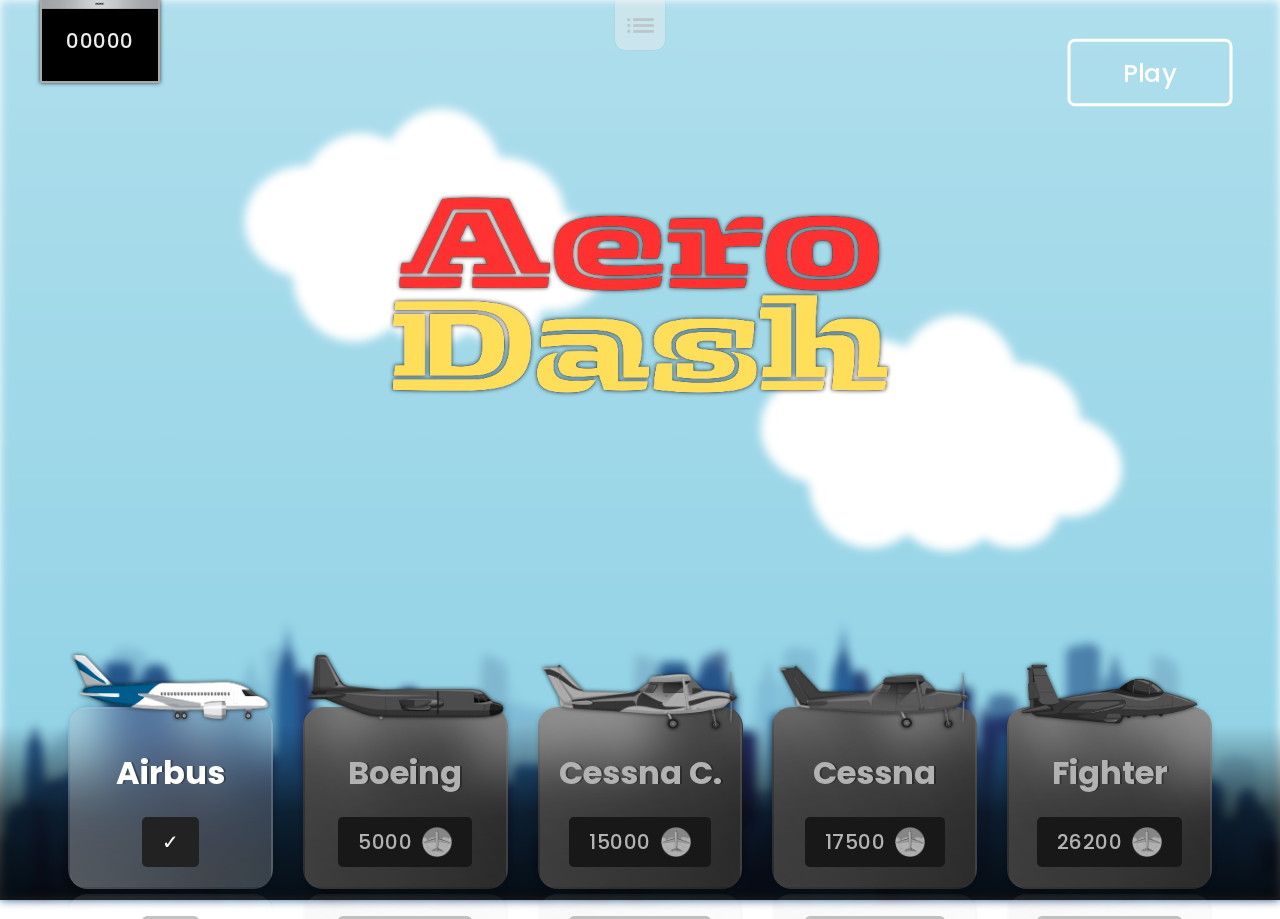
<file: index.html>
<!DOCTYPE html>
<html lang="en">
  <head>
    <meta charset="UTF-8" />
    <meta http-equiv="X-UA-Compatible" content="IE=edge" />
    <meta name="viewport" content="width=device-width, initial-scale=1.0" />
    <title>AeroDash</title>
    <link rel="icon" href="./assets/icon.png" type="image/png" />
    <link rel="stylesheet" href="style.css" />
    <script src="products.js" defer></script>
    <script src="store.js" defer></script>
    <script src="navigation.js" defer></script>
  </head>
  <body>
    <section>
      <img src="./assets/menu_background.webp" alt="Menu background" />
      <header></header>
      <ul>
        <li>
          <button>Clear localStorage</button>
        </li>
        <img src="./assets/list-icon.webp" alt="List icon" />
        <li>
          <button>Infinite money</button>
        </li>
      </ul>
      <main>
        <img src="./assets/logo.png" alt="Logo" />
      </main>
      <footer>
        <button class="play-btn">Play</button>
        <div class="container"></div>
      </footer>
    </section>
  </body>
</html>
</file>
<file: style.css>
@import url("https://fonts.googleapis.com/css2?family=Poppins:wght@400;500;600&display=swap");
/* Sara e Guilherme */
* {
  padding: 0;
  margin: 0;
  box-sizing: border-box;
  font-family: "Poppins";
}

html {
  overflow: hidden;
  font-size: 10px;
}

img[alt="Logo"] {
  width: 50rem;
  aspect-ratio: 2/1;
  filter: drop-shadow(0 0 0.2rem #000000bb);
  position: absolute;
  top: 32.5%;
  left: 50%;
  transform: translate(-50%, -50%);
}

main {
  display: flex;
  justify-content: center;
  align-items: center;
  height: calc(100vh - 17.5rem);
}

section {
  height: calc(100vh);
  display: flex;
  justify-content: end;
  align-items: center;
  flex-direction: column;
}

footer {
  position: absolute;
  bottom: 0;
  left: 0;
  width: 100vw;
  height: 17.5rem;
  background-image: linear-gradient(to top, #000000dd, #000000aa, transparent);
  display: flex;
  justify-content: start;
  align-items: center;
  padding-inline: 5rem;
}

img[alt="Menu background"] {
  width: 100vw;
  height: 100vh;
  filter: blur(0.5rem);
  position: absolute;
  z-index: -10;
}

footer .play-btn {
  padding-inline: 3.5rem;
  padding-block: 0.75rem;
  font-weight: 500;
  font-size: 1.7rem;
  color: #fff;
  border: 0.2rem solid #fff;
  background-color: transparent;
  cursor: pointer;
  scale: 1.5;
  transition: all 0.4s;
  position: absolute;
  right: 7.5rem;
  border-radius: 0.5rem;
  -webkit-box-reflect: below 3rem linear-gradient(to bottom, #000000, #00000010);

  &:hover {
    background-color: #fff;
    border-color: #fff;
    font-weight: 500;
    color: #333;
  }

  &:active {
    transition: all 0.2s;
    scale: 0.9;
    cursor: wait;
  }
}

/*Ester*/
.container {
  display: flex;
  justify-content: center;
  align-items: center;
  gap: 1.5rem;
}

.container div {
  display: flex;
  justify-content: center;
  align-items: center;
  flex-direction: column;
  gap: 2rem;
  border: 0.2rem solid #ffffff05;
  box-shadow: 0 0 0.5rem #00000025;
  backdrop-filter: blur(2rem);
  border-radius: 2rem;
  position: relative;
  padding: 2rem;
  width: 15vw;
  padding-top: 4rem;
  margin-bottom: 3rem;
  background-image: linear-gradient(60deg, #ffffff50, #ffffff25);
  -webkit-box-reflect: below 0.5rem
    linear-gradient(to bottom, #00000000, #aaaaaa50);
  animation: spawn 0.2s linear;
  cursor: default;

  &:hover {
    img.hover {
      transform: perspective(100rem) rotateY(-20deg) rotate(-3deg)
        translateY(-40%);
    }
  }
}

.container h2 {
  font-size: 3.2rem;
  color: #fff;
  text-shadow: 0.2rem 0 0 #00000050;
  width: 150%;
  text-align: center;
}

.container div img[alt] {
  transition: all 0.5s;
  width: 100%;
  aspect-ratio: 3/1;
  max-width: 25rem;
  top: -5.5rem;
  position: absolute;
  filter: drop-shadow(0 0 0.2rem #000000bb);
}

.container div img[alt="Cessna"],
.container div img[alt="Cessna C."] {
  top: -4.5rem;
}

.container div img[alt="Fighter"] {
  height: 6rem;
  top: -4.5rem;
  width: 90%;
}

.container div img:last-child {
  width: 3rem;
  aspect-ratio: 1;
}

.container button {
  display: flex;
  align-items: center;
  justify-content: center;
  font-size: 2rem;
  color: #fff;
  font-weight: 500;
  letter-spacing: 0.05rem;
  gap: 1rem;
  border: 0;
  background-color: #222;
  border-radius: 0.5rem;
  padding-inline: 2rem;
  padding-block: 1rem;
  cursor: pointer;

  &:hover {
    filter: invert(0.05);
  }

  &:active {
    transition: all 0.2s;
    scale: 0.75;
  }
}

@keyframes spawn {
  from {
    scale: 0.3;
  }

  to {
    scale: unset;
  }
}

header {
  position: absolute;
  left: 4rem;
  top: 0rem;
  display: flex;
  width: 12rem;
  aspect-ratio: 10/7;
  justify-content: center;
  align-items: center;
  font-size: 2rem;
  color: #eee;
  letter-spacing: 0.05rem;
  margin-top: -0.1rem;
  font-weight: 500;
  filter: drop-shadow(0 0 0.2rem #000000bb);
  z-index: 100;

  & img {
    width: 100%;
    height: 100%;
    position: absolute;
    rotate: 180deg;
    border: 0.2rem solid #aaa;
    border-bottom: 0;
  }

  & span {
    z-index: 2;
  }
}

.lost {
  display: none;
  justify-content: center;
  align-items: center;
  gap: 2.5rem;
  position: absolute;
  top: 50%;
  left: 50%;
  transform: translate(-50%, -50%);

  & h1 {
    cursor: default;
  }

  & * {
    box-shadow: 0.2rem 0.2rem 0.2rem #00000099;
  }
}

.lost h1 {
  font-size: 3rem;
  background-color: #00000075;
  backdrop-filter: blur(1rem);
  color: #fff;
  padding: 3rem 5rem 3rem 5rem;
  border-radius: 2rem;
}

.lost button {
  font-size: 2.5rem;
  color: #fff;
  background-color: #00000075;
  backdrop-filter: blur(1.5rem);
  border: 0;
  width: 5rem;
  aspect-ratio: 1;
  border-radius: 2rem;
  cursor: pointer;
  transition: scale 0.2s;

  &:hover {
    filter: brightness(0.8);
    scale: 1.2;
  }

  &:active {
    scale: none;
    cursor: wait;
  }
}

ul {
  display: flex;
  background-color: #eeeeee99;
  padding: 0;
  position: absolute;
  top: 0;
  padding: 0.75rem;
  border-radius: 0 0 1rem 1rem;
  left: 50%;
  transform: translateX(-50%);
  justify-content: space-evenly;
  align-items: center;
  gap: 1.5rem;
  opacity: 0.75;
  box-shadow: 0rem 0rem 0.2rem #00000020;

  &:hover {
    padding-inline: 2rem;
    opacity: 1;

    & img {
      filter: invert(0.2);
    }

    & li {
      display: block;
    }
  }
}

ul img {
  width: 3.5rem;
  aspect-ratio: 1;
  filter: invert(0.75);
}

ul li {
  list-style: none;
  display: none;
}

ul li button {
  width: 20rem;
  border: 0;
  border-radius: 1rem;
  color: #555;
  background-color: #00000010;
  padding-block: 0.4rem;
  padding-inline: 0.75rem;
  font-size: 1.6rem;

  &:hover {
    background-color: #00000020;
    cursor: pointer;
  }

  &:active {
    transition: all 0.2s;
    scale: 0.9;
    cursor: wait;
  }
}

@media screen and (max-width: 1450px) {
  footer {
    position: static;
    justify-content: center;
    padding: 0;
    gap: 5rem;
  }

  footer .container {
    width: 100%;
    gap: 3rem;

    & div {
      width: 16vw;
    }
  }

  footer .play-btn {
    top: 5rem;
    -webkit-box-reflect: below 0
      linear-gradient(to top, transparent, transparent);
  }
}

@media screen and (max-width: 1150px) {
  .container div img[alt] {
    top: -5rem;
  }

  .container div img[alt="Cessna"],
  .container div img[alt="Cessna C."] {
    top: -4rem;
  }

  .container div img[alt="Fighter"] {
    height: 5rem;
    top: -4rem;
  }
}
</file>
